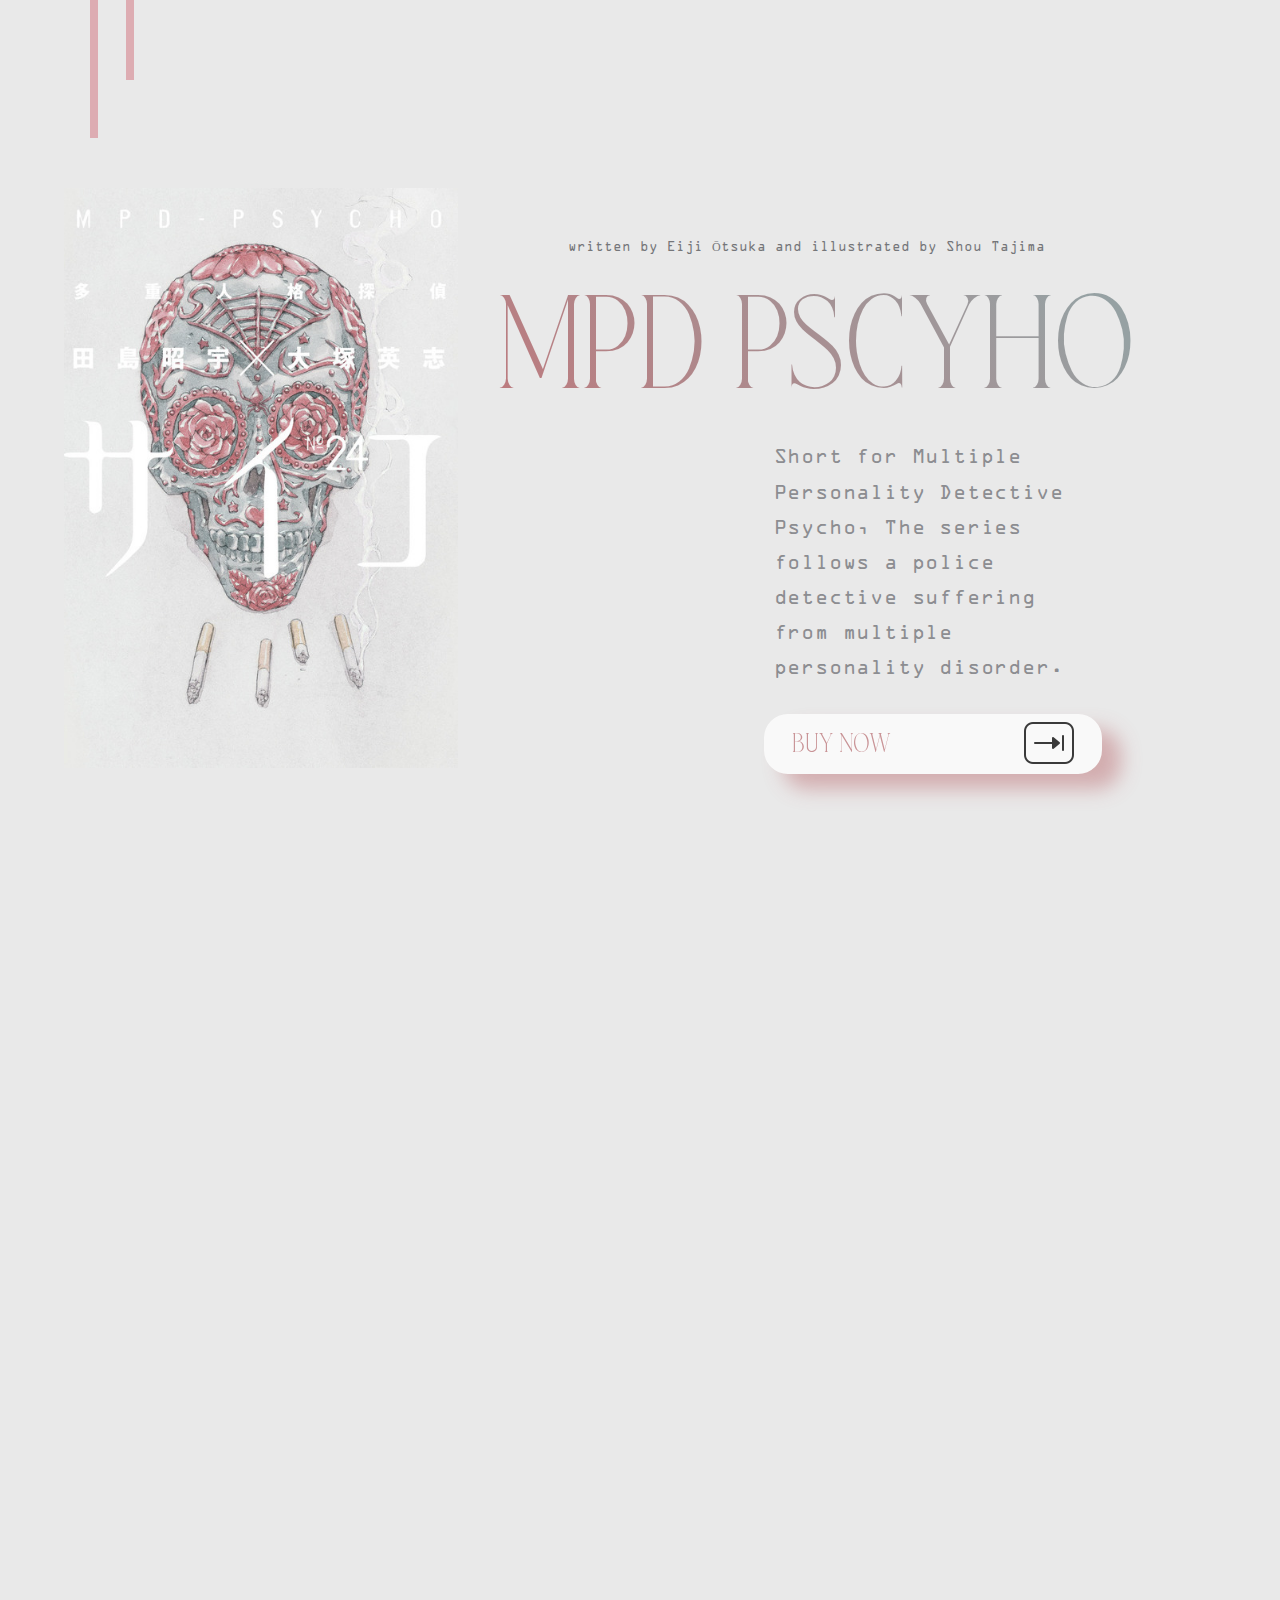
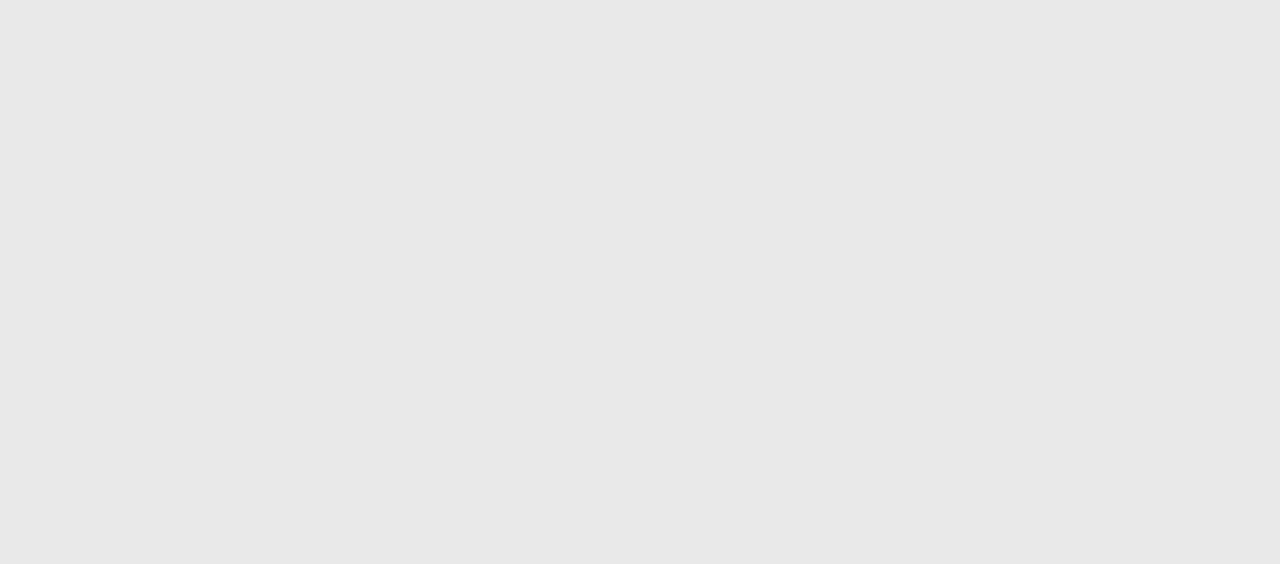
<file: index.html>
<!DOCTYPE html>

<html>

<head>
    <meta charset="utf-8">
    <meta http-equiv="X-UA-Compatible" content="IE=edge">
    <title>MPD Psycho </title>
    <meta name="description" content="">
    <meta name="viewport" content="width=device-width, initial-scale=1">
    <link rel="stylesheet" href="./css/mpdstyles.css">
    <link rel="shortcut icon" href="./assets/mpdico.ico">


</head>

<body>
 
 
    <main>
<div class="pink-lines"><span class="long"></span><span class="short"></span></div>
<section class="hero">
        <div class="herogrid-container">

            <div class="heroinner left">
                <img src="./assets/MPDPsycho-bookcover.jpg" 
                alt="MPD Psycho Book Cover"
                class="bookcover">
            </div>

            <div class="heroinner right">
                <p class="writtenby">
                written by Eiji Ōtsuka and illustrated by Shou Tajima</p>
                <p><span class="title glitch">MPD PSCYHO</span></p>
                <div class="desc-container">
                <p class="story-desc">Short for Multiple
                Personality Detective
                Psycho, The series follows
                a police detective
                suffering from multiple
                personality disorder.</p>
                <button class="buy-btn">
                    <p class="buynow">BUY NOW</p>
                    <span>
                        <img src="./assets/go-button.png" 
                        alt="buy button icon" 
                        class="buy-icon"/>
                    </span>
                    </button>
             
                </div>
            </div>

        </div>
  
        </section>
    </main>

<section class="bookpreview">
  <div class="bookpreview-container">

        <img src="./assets/cigarette.jpg"
         alt="cigarette drawing from book" 
         class="cigarette">
    <div class="bookpreview-desc"><p>"Ut enim ad minim veniam, quis nostrud 
        exercitation ullamco"</p>
       
        <img class="rating"
        alt="5 stars colored nude pink" 
            src="[data-uri]
            9nPgo8ZyB4bWxucz0iaHR0cDovL3d3dy53My5vcmcvMjAwMC9zdmciPgo8L2c+CjwvZz48L3N2Zz4=" />
        <p>" Duis aute irure dolor in reprehenderit in voluptate velit esse cillum"</p>
            <img class="rating" alt="5 stars colored nude pink"
                src="[data-uri]
                3ZnIj4KPC9nPgo8ZyB4bWxucz0iaHR0cDovL3d3dy53My5vcmcvMjAwMC9zdmciPgo8L2c+CjwvZz48L3N2Zz4=" />
    </div>

    </div>



</section>

<section class="purchasebundles">
    <div class="purchasebundles-container">
        <p class="titlev2">PURCHASE BUNDLES</p>
        <div class="bundles">
            <div class="MPD22 brow"><img src="./assets/mpd22.jpg" alt=""></div>
                <div class="MPD23 brow"><img src="./assets/MPD23.jpg" alt=""></div>
                    <div class="MPD24 brow"><img src="./assets/MPDPsycho-bookcover.jpg" alt=""></div></div>

        </div>
    </div>
</section>

</body>

</html>
</file>
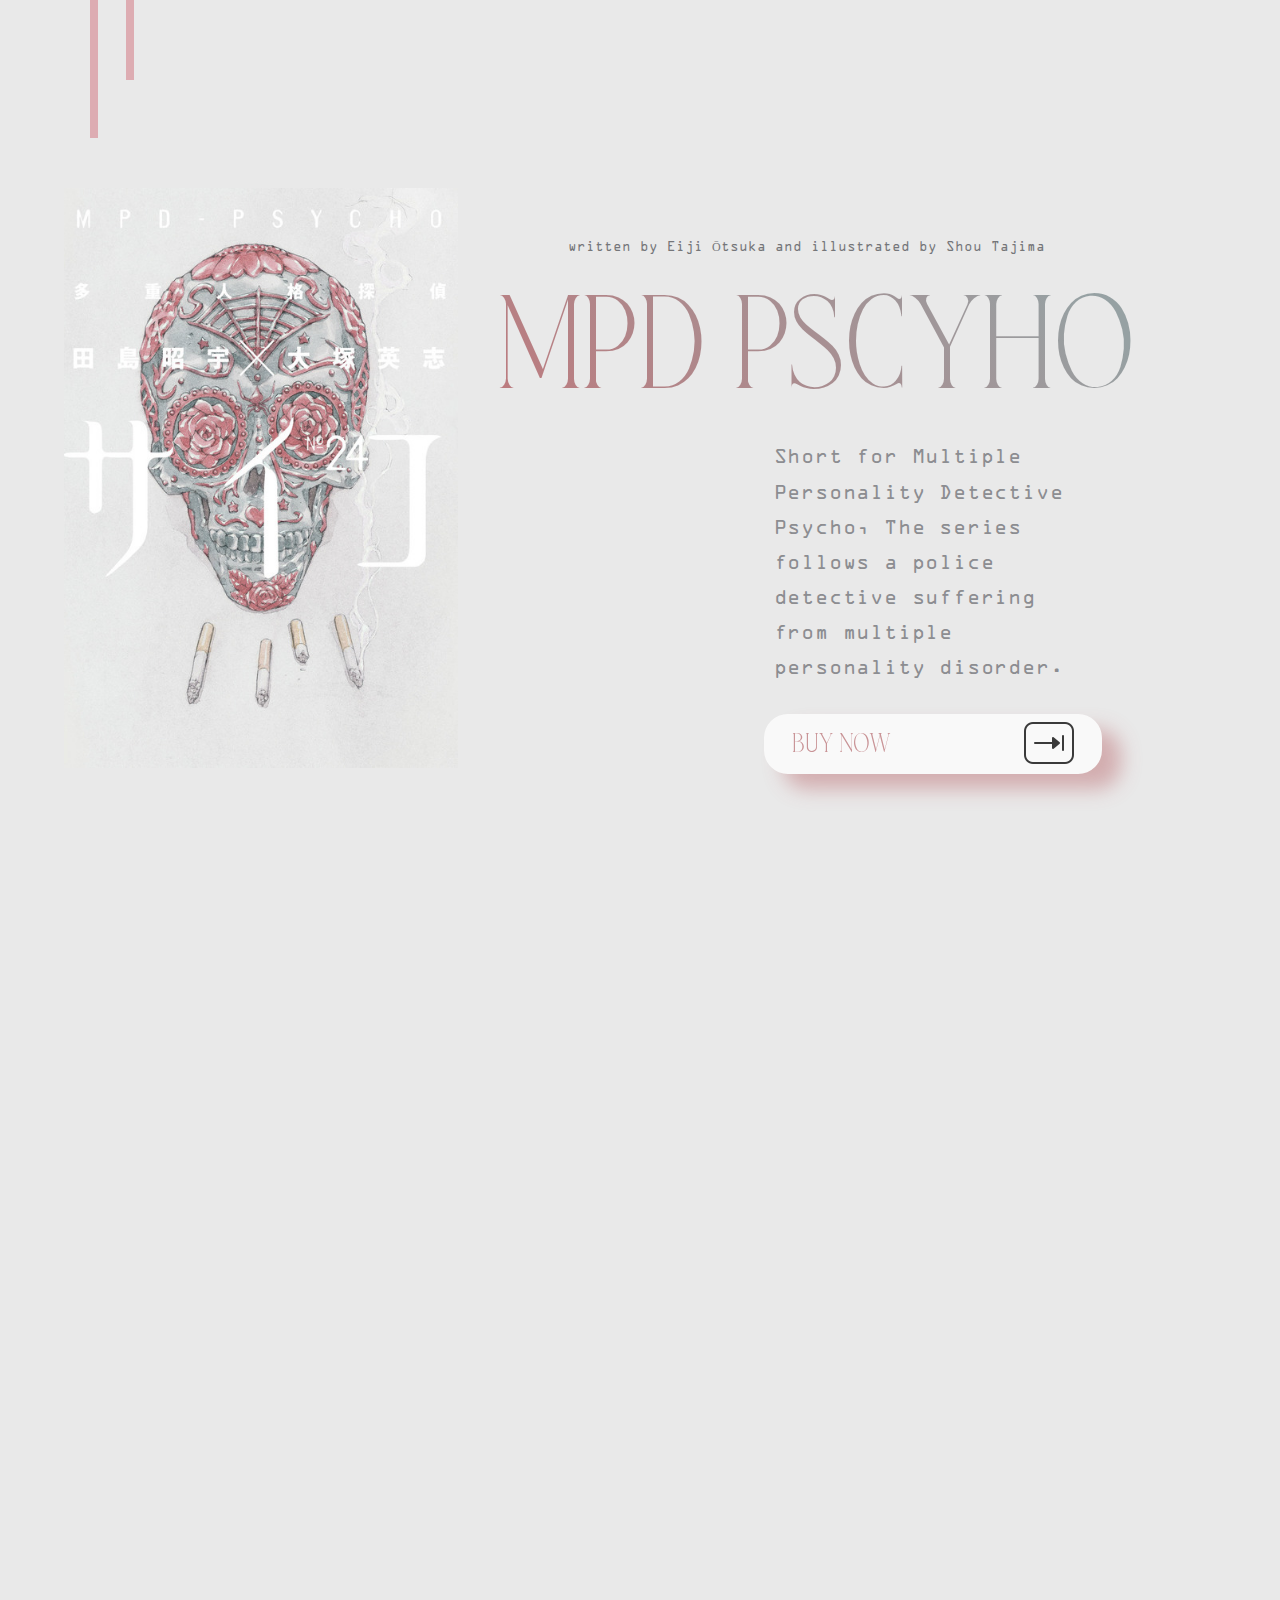
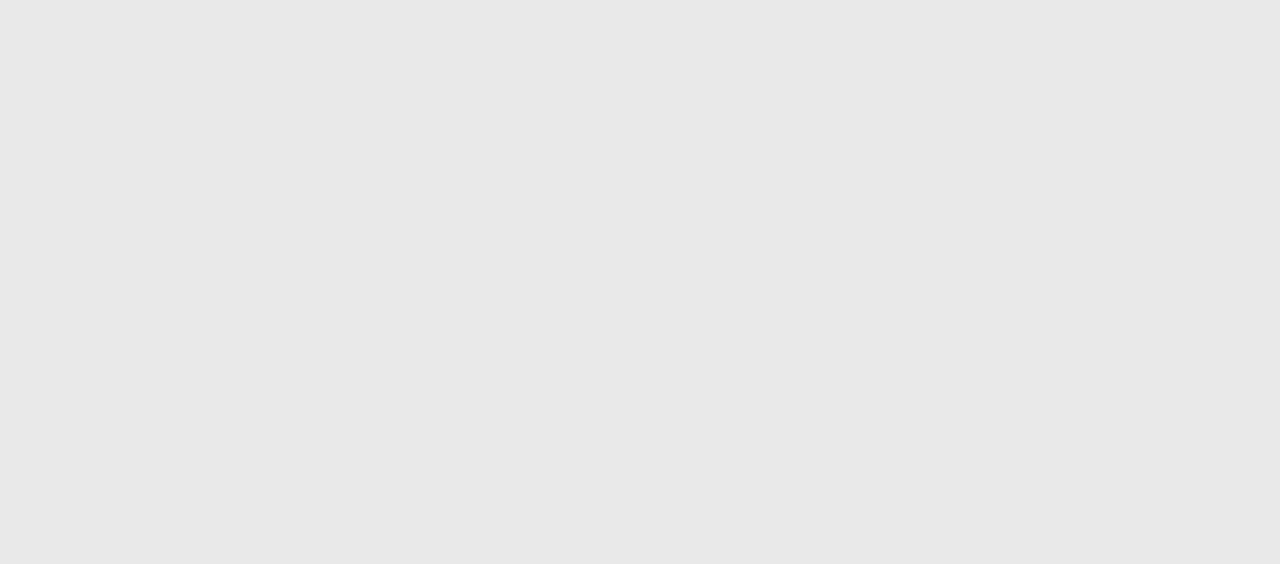
<file: MPD/homepage.html>
<!DOCTYPE html>

<html>

<head>
    <meta charset="utf-8">
    <meta http-equiv="X-UA-Compatible" content="IE=edge">
    <title>MPD Psycho </title>
    <meta name="description" content="">
    <meta name="viewport" content="width=device-width, initial-scale=1">
    <link rel="stylesheet" href="./css/mpdstyles.css">
    <link rel="shortcut icon" href="./assets/mpdico.ico">


</head>

<body>
 
 
    <main>
<div class="pink-lines"><span class="long"></span><span class="short"></span></div>
<section class="hero">
        <div class="herogrid-container">

            <div class="heroinner left">
                <img src="./assets/MPDPsycho-bookcover.jpg" 
                alt="MPD Psycho Book Cover"
                class="bookcover">
            </div>

            <div class="heroinner right">
                <p class="writtenby">
                written by Eiji Ōtsuka and illustrated by Shou Tajima</p>
                <p><span class="title glitch">MPD PSCYHO</span></p>
                <div class="desc-container">
                <p class="story-desc">Short for Multiple
                Personality Detective
                Psycho, The series follows
                a police detective
                suffering from multiple
                personality disorder.</p>
                <button class="buy-btn">
                    <p class="buynow">BUY NOW</p>
                    <span>
                        <img src="./assets/go-button.png" 
                        alt="buy button icon" 
                        class="buy-icon"/>
                    </span>
                    </button>
             
                </div>
            </div>

        </div>
  
        </section>
    </main>

<section class="bookpreview">
  <div class="bookpreview-container">

        <img src="./assets/cigarette.jpg"
         alt="cigarette drawing from book" 
         class="cigarette">
    <div class="bookpreview-desc"><p>"Ut enim ad minim veniam, quis nostrud 
        exercitation ullamco"</p>
       
        <img class="rating"
        alt="5 stars colored nude pink" 
            src="[data-uri]
            9nPgo8ZyB4bWxucz0iaHR0cDovL3d3dy53My5vcmcvMjAwMC9zdmciPgo8L2c+CjwvZz48L3N2Zz4=" />
        <p>" Duis aute irure dolor in reprehenderit in voluptate velit esse cillum"</p>
            <img class="rating" alt="5 stars colored nude pink"
                src="[data-uri]
                3ZnIj4KPC9nPgo8ZyB4bWxucz0iaHR0cDovL3d3dy53My5vcmcvMjAwMC9zdmciPgo8L2c+CjwvZz48L3N2Zz4=" />
    </div>

    </div>



</section>

<section class="purchasebundles">
    <div class="purchasebundles-container">
        <p class="titlev2">PURCHASE BUNDLES</p>
        <div class="bundles">
            <div class="MPD22 brow"><img src="./assets/mpd22.jpg" alt=""></div>
                <div class="MPD23 brow"><img src="./assets/MPD23.jpg" alt=""></div>
                    <div class="MPD24 brow"><img src="./assets/MPDPsycho-bookcover.jpg" alt=""></div></div>

        </div>
    </div>
</section>

</body>

</html>
</file>
<file: css/mpdstyles.css>
@font-face {
    font-family: "Laterlocks DEMO";
    src: url("../fonts/LaterlocksDEMO.woff2") format("woff2"), url("../fonts/LaterlocksDEMO.woff") format("woff");
    font-weight: normal;
    font-style: normal;
    font-display: swap;
}

@font-face {
    font-family: "OCR A Std";
    src: url("../fonts/OCRAStd.woff2") format("woff2"), url("../fonts/OCRAStd.woff") format("woff");
    font-weight: 500;
    font-style: normal;
    font-display: swap;
}

:root {
    --bg-grey: #e9e9e9;
    --nude-pink: #bf787c;
    --light-pink: #ddacb2;
    /*#96A1A3;
      #bf787c; 
      #ddacb2;
*/
}

* {
    box-sizing: border-box;
    margin: 0;
    padding: 0;
}

::selection {
    background: #ebc2c6;
}

::-webkit-scrollbar {
    width: 7px;
}

::-webkit-scrollbar-track-piece {
    background-color: transparent;
    -webkit-border-radius: 6px;
}

::-webkit-scrollbar-thumb {
    width: 20px;
    background: linear-gradient(to bottom, #bf787c, rgb(150, 161, 163));
    border-radius: 50px;
}

body {
    background-color: var(--bg-grey);
}

html, body {
    height: 100%;
    margin: 0;
    padding: 0;
    overflow-x: hidden;
}

img {
    width: 100%;
}

img.bookcover {
    height: 580px;
    width: 394px;
}

.short, .long {
    color: var(--light-pink);
    border: 4px solid;
    margin-right: 28px;
    display: inline-block;
}

.short {
    height: 80px;
    position: absolute;
}

.long {
    height: 138px;
}

.pink-lines {
    height: 30px;
    padding: 0 90px;
    position: fixed;
    z-index: 100;
}

main {
    min-height: 100%;
}

.herogrid-container {
    width: 100%;
    height: 100%;
    max-width: 1180px;
    margin: 0 auto;
    -webkit-align-self: center;
    -ms-flex-item-align: center;
    -ms-grid-row-align: center;
    align-self: center;
    display: flex;
    flex-direction: row;
    padding-top: 188px;
    padding-bottom: 120px;
    gap: 40px;
    padding-left: 14px;
    padding-right: 14px;
}

.title {
    font-family: "Laterlocks DEMO";
    display: inline-flex;
    font-size: 133px;
    background: -webkit-linear-gradient(45deg, rgb(191, 120, 124), #96a1a3 90%);
    -webkit-background-clip: text;
    -webkit-text-fill-color: transparent;
    padding-top: 20px;
    padding-bottom: 20px;
}

.desc-container {
    display: inline-flex;
    flex-direction: column;
    margin-left: 37%;
}

p {
    font-family: "OCR A Std";
}

.writtenby {
    display: inline-flex;
    justify-content: center;
    color: #757679;
    font-size: 12px;
    padding: 50px 70px 10px;
    line-height: 1.7;
}

.story-desc {
    max-width: 70%;
    font-size: 18.5px;
    line-height: 1.9;
    letter-spacing: .8px;
    color: #8c8d91;
    padding-left: 10px;
}

button {
    border: none;
    background-color: #FFFF;
    box-shadow: 19px 15px 20px rgb(191, 120, 124, 0.7);
    opacity: .75;
    outline: none;
}

button:hover {
    opacity: .99;
}

.buy-btn {
    width: 338px;
    height: 60px;
    border-radius: 24px;
    margin-top: 27px;
    display: inline-flex;
    justify-content: space-between;
    align-content: center;
    align-items: center;
    padding-left: 28px;
    padding-right: 28px;
}

.buynow {
    display: inline-flex;
    font-family: "Laterlocks DEMO";
    font-size: 27px;
    color: var(--nude-pink);
    padding-top: 2px;
}

.buy-icon {
    height: 50px;
    width: 50px;
}

.bookpreview {
    background: linear-gradient(to right, rgba(233, 233, 233, 0.8), rgba(233, 233, 233, 0.8)), url("../assets/scratchoverlay.png") no-repeat;
    background-repeat: no-repeat;
    background-size: cover;
    background-position: center;
}

.bookpreview-container {
    max-width: 1392px;
    margin: 0 auto;
    padding-top: 120px;
    padding-bottom: 120px;
    display: flex;
}

.bookpreview-desc {
    display: flex;
    flex-direction: column;
}

.cigarette {
    height: 281px;
    width: 190px;
    box-shadow: 0 20px 50px rgb(191, 120, 124, 0.9);
}

.rating {
    height: 90px;
    margin-top: -40px;
}

.bookpreview-desc {
    font-family: "OCR A Std";
    font-size: 30px;
    color: var(--nude-pink);
    text-align: center;
    padding-left: 30px;
    padding-top: 50px;
    padding-right: 10px;
}

.purchasebundles {
    display: flex;
    padding-top: 40px;
    padding-bottom: 40px;
}

.purchasebundles-container {
    max-width: 1492px;
    margin: 0 auto;
    display: flex;
    text-align: center;
    flex-direction: column;
}

.bundles {
    display: flex;
    flex-direction: row;
    padding-top: 90px;
    flex-wrap: wrap;
}

.brow {
    display: flex;
    height: 500px;
    padding-right: 20px;
    margin: 0 auto;
    padding-top: 20px;
}

.MPD24 {
    width: 338px;
}

.titlev2 {
    font-family: "Laterlocks DEMO";
    font-size: 60px;
    background: -webkit-linear-gradient(45deg, rgb(191, 120, 124), #96a1a3 90%);
    -webkit-background-clip: text;
    -webkit-text-fill-color: transparent;
}

@media screen and (max-width: 484px) {
    .pink-lines {
        padding: 0 14px;
    }
    .title {
        font-size: 60px;
    }
    .titlev2 {
        font-size: 45px;
    }
    .herogrid-container {
        flex-direction: column;
        max-width: 480px;
        margin: 0 1%;
        text-align: center;
        justify-content: center;
        align-items: center;
        padding-top: 50px;
        padding-bottom: 120px;
    }
    .desc-container {
        display: flex;
        flex-direction: column;
        margin-left: 0;
        justify-content: center;
        align-items: center;
        text-align: center;
    }
    .story-desc {
        width: 100%;
        font-size: 15.5px;
        line-height: 1.9;
        letter-spacing: .8px;
        color: #8c8d91;
    }
    .rating {
        height: 90px;
        margin-top: -20px;
    }
    .buy-btn {
        width: 308px;
        height: 60px;
        border-radius: 24px;
        margin-top: 27px;
    }
    .bookpreview-desc {
        margin-right: 3%;
        position: relative;
        z-index: 3;
        padding-left: 10px;
    }
    .brow {
        display: flex;
        height: 500px;
        padding-right: 0px;
        margin: 0 auto;
        padding-top: 20px;
    }
}

@media (min-width:490px) and (max-width: 768px) {
    .herogrid-container {
        flex-direction: column;
        text-align: center;
    }
    .title {
        font-size: 88px;
    }
    .pink-lines {
        padding: 0 30px;
    }
    .desc-container {
        display: flex;
        flex-direction: column;
        margin-left: 0;
        justify-content: center;
        align-items: center;
        text-align: center;
    }
    .story-desc {
        width: 100%;
        font-size: 15.5px;
        line-height: 1.9;
        letter-spacing: .8px;
        color: #8c8d91;
    }
}

@media (min-width:769px) and (max-width: 871px) {
    img.bookcover {
        height: 480px;
        width: 294px;
    }
    .pink-lines {
        padding: 0 30px;
    }
    .herogrid-container {
        max-width: 780px;
    }
    .title {
        font-size: 80px;
    }
    .writtenby {
        display: inline-flex;
        justify-content: center;
        color: #757679;
        font-size: 8px;
        padding: 50px 50px 10px;
    }
    .desc-container {
        display: inline-flex;
        flex-direction: column;
        margin-left: 3%;
    }
    .story-desc {
        width: 100%;
        font-size: 15.5px;
        line-height: 1.9;
        letter-spacing: .8px;
        color: #8c8d91;
    }
}

@media (min-width:872px) and (max-width: 1120px) {
    .pink-lines {
        padding: 0 35px;
    }
    img.bookcover {
        height: 580px;
        width: 394px;
    }
    .title {
        font-size: 90px;
    }
    .herogrid-container {
        max-width: 980px;
    }
    .desc-container {
        display: inline-flex;
        flex-direction: column;
        margin-left: 5%;
    }
    .writtenby {
        display: inline-flex;
        justify-content: center;
        color: #757679;
        font-size: 8px;
        padding: 50px 50px 10px;
    }
    .story-desc {
        width: 90%;
        font-size: 18.5px;
        line-height: 1.9;
        letter-spacing: .8px;
        color: #8c8d91;
    }
}
</file>
<file: MPD/css/mpdstyles.css>
@font-face {
    font-family: "Laterlocks DEMO";
    src: url("../fonts/LaterlocksDEMO.woff2") format("woff2"), url("../fonts/LaterlocksDEMO.woff") format("woff");
    font-weight: normal;
    font-style: normal;
    font-display: swap;
}

@font-face {
    font-family: "OCR A Std";
    src: url("../fonts/OCRAStd.woff2") format("woff2"), url("../fonts/OCRAStd.woff") format("woff");
    font-weight: 500;
    font-style: normal;
    font-display: swap;
}

:root {
    --bg-grey: #e9e9e9;
    --nude-pink: #bf787c;
    --light-pink: #ddacb2;
    /*#96A1A3;
      #bf787c; 
      #ddacb2;
*/
}

* {
    box-sizing: border-box;
    margin: 0;
    padding: 0;
}

::selection {
    background: #ebc2c6;
}

::-webkit-scrollbar {
    width: 7px;
}

::-webkit-scrollbar-track-piece {
    background-color: transparent;
    -webkit-border-radius: 6px;
}

::-webkit-scrollbar-thumb {
    width: 20px;
    background: linear-gradient(to bottom, #bf787c, rgb(150, 161, 163));
    border-radius: 50px;
}

body {
    background-color: var(--bg-grey);
}

html, body {
    height: 100%;
    margin: 0;
    padding: 0;
    overflow-x: hidden;
}

img {
    width: 100%;
}

img.bookcover {
    height: 580px;
    width: 394px;
}

.short, .long {
    color: var(--light-pink);
    border: 4px solid;
    margin-right: 28px;
    display: inline-block;
}

.short {
    height: 80px;
    position: absolute;
}

.long {
    height: 138px;
}

.pink-lines {
    height: 30px;
    padding: 0 90px;
    position: fixed;
    z-index: 100;
}

main {
    min-height: 100%;
}

.herogrid-container {
    width: 100%;
    height: 100%;
    max-width: 1180px;
    margin: 0 auto;
    -webkit-align-self: center;
    -ms-flex-item-align: center;
    -ms-grid-row-align: center;
    align-self: center;
    display: flex;
    flex-direction: row;
    padding-top: 188px;
    padding-bottom: 120px;
    gap: 40px;
    padding-left: 14px;
    padding-right: 14px;
}

.title {
    font-family: "Laterlocks DEMO";
    display: inline-flex;
    font-size: 133px;
    background: -webkit-linear-gradient(45deg, rgb(191, 120, 124), #96a1a3 90%);
    -webkit-background-clip: text;
    -webkit-text-fill-color: transparent;
    padding-top: 20px;
    padding-bottom: 20px;
}

.desc-container {
    display: inline-flex;
    flex-direction: column;
    margin-left: 37%;
}

p {
    font-family: "OCR A Std";
}

.writtenby {
    display: inline-flex;
    justify-content: center;
    color: #757679;
    font-size: 12px;
    padding: 50px 70px 10px;
    line-height: 1.7;
}

.story-desc {
    max-width: 70%;
    font-size: 18.5px;
    line-height: 1.9;
    letter-spacing: .8px;
    color: #8c8d91;
    padding-left: 10px;
}

button {
    border: none;
    background-color: #FFFF;
    box-shadow: 19px 15px 20px rgb(191, 120, 124, 0.7);
    opacity: .75;
    outline: none;
}

button:hover {
    opacity: .99;
}

.buy-btn {
    width: 338px;
    height: 60px;
    border-radius: 24px;
    margin-top: 27px;
    display: inline-flex;
    justify-content: space-between;
    align-content: center;
    align-items: center;
    padding-left: 28px;
    padding-right: 28px;
}

.buynow {
    display: inline-flex;
    font-family: "Laterlocks DEMO";
    font-size: 27px;
    color: var(--nude-pink);
    padding-top: 2px;
}

.buy-icon {
    height: 50px;
    width: 50px;
}

.bookpreview {
    background: linear-gradient(to right, rgba(233, 233, 233, 0.8), rgba(233, 233, 233, 0.8)), url("../assets/scratchoverlay.png") no-repeat;
    background-repeat: no-repeat;
    background-size: cover;
    background-position: center;
}

.bookpreview-container {
    max-width: 1392px;
    margin: 0 auto;
    padding-top: 120px;
    padding-bottom: 120px;
    display: flex;
}

.bookpreview-desc {
    display: flex;
    flex-direction: column;
}

.cigarette {
    height: 281px;
    width: 190px;
    box-shadow: 0 20px 50px rgb(191, 120, 124, 0.9);
}

.rating {
    height: 90px;
    margin-top: -40px;
}

.bookpreview-desc {
    font-family: "OCR A Std";
    font-size: 30px;
    color: var(--nude-pink);
    text-align: center;
    padding-left: 30px;
    padding-top: 50px;
    padding-right: 10px;
}

.purchasebundles {
    display: flex;
    padding-top: 40px;
    padding-bottom: 40px;
}

.purchasebundles-container {
    max-width: 1492px;
    margin: 0 auto;
    display: flex;
    text-align: center;
    flex-direction: column;
}

.bundles {
    display: flex;
    flex-direction: row;
    padding-top: 90px;
    flex-wrap: wrap;
}

.brow {
    display: flex;
    height: 500px;
    padding-right: 20px;
    margin: 0 auto;
    padding-top: 20px;
}

.MPD24 {
    width: 338px;
}

.titlev2 {
    font-family: "Laterlocks DEMO";
    font-size: 60px;
    background: -webkit-linear-gradient(45deg, rgb(191, 120, 124), #96a1a3 90%);
    -webkit-background-clip: text;
    -webkit-text-fill-color: transparent;
}

@media screen and (max-width: 484px) {
    .pink-lines {
        padding: 0 14px;
    }
    .title {
        font-size: 60px;
    }
    .titlev2 {
        font-size: 45px;
    }
    .herogrid-container {
        flex-direction: column;
        max-width: 480px;
        margin: 0 1%;
        text-align: center;
        justify-content: center;
        align-items: center;
        padding-top: 50px;
        padding-bottom: 120px;
    }
    .desc-container {
        display: flex;
        flex-direction: column;
        margin-left: 0;
        justify-content: center;
        align-items: center;
        text-align: center;
    }
    .story-desc {
        width: 100%;
        font-size: 15.5px;
        line-height: 1.9;
        letter-spacing: .8px;
        color: #8c8d91;
    }
    .rating {
        height: 90px;
        margin-top: -20px;
    }
    .buy-btn {
        width: 308px;
        height: 60px;
        border-radius: 24px;
        margin-top: 27px;
    }
    .bookpreview-desc {
        margin-right: 3%;
        position: relative;
        z-index: 3;
        padding-left: 10px;
    }
    .brow {
        display: flex;
        height: 500px;
        padding-right: 0px;
        margin: 0 auto;
        padding-top: 20px;
    }
}

@media (min-width:490px) and (max-width: 768px) {
    .herogrid-container {
        flex-direction: column;
        text-align: center;
    }
    .title {
        font-size: 88px;
    }
    .pink-lines {
        padding: 0 30px;
    }
    .desc-container {
        display: flex;
        flex-direction: column;
        margin-left: 0;
        justify-content: center;
        align-items: center;
        text-align: center;
    }
    .story-desc {
        width: 100%;
        font-size: 15.5px;
        line-height: 1.9;
        letter-spacing: .8px;
        color: #8c8d91;
    }
}

@media (min-width:769px) and (max-width: 871px) {
    img.bookcover {
        height: 480px;
        width: 294px;
    }
    .pink-lines {
        padding: 0 30px;
    }
    .herogrid-container {
        max-width: 780px;
    }
    .title {
        font-size: 80px;
    }
    .writtenby {
        display: inline-flex;
        justify-content: center;
        color: #757679;
        font-size: 8px;
        padding: 50px 50px 10px;
    }
    .desc-container {
        display: inline-flex;
        flex-direction: column;
        margin-left: 3%;
    }
    .story-desc {
        width: 100%;
        font-size: 15.5px;
        line-height: 1.9;
        letter-spacing: .8px;
        color: #8c8d91;
    }
}

@media (min-width:872px) and (max-width: 1120px) {
    .pink-lines {
        padding: 0 35px;
    }
    img.bookcover {
        height: 580px;
        width: 394px;
    }
    .title {
        font-size: 90px;
    }
    .herogrid-container {
        max-width: 980px;
    }
    .desc-container {
        display: inline-flex;
        flex-direction: column;
        margin-left: 5%;
    }
    .writtenby {
        display: inline-flex;
        justify-content: center;
        color: #757679;
        font-size: 8px;
        padding: 50px 50px 10px;
    }
    .story-desc {
        width: 90%;
        font-size: 18.5px;
        line-height: 1.9;
        letter-spacing: .8px;
        color: #8c8d91;
    }
}
</file>
